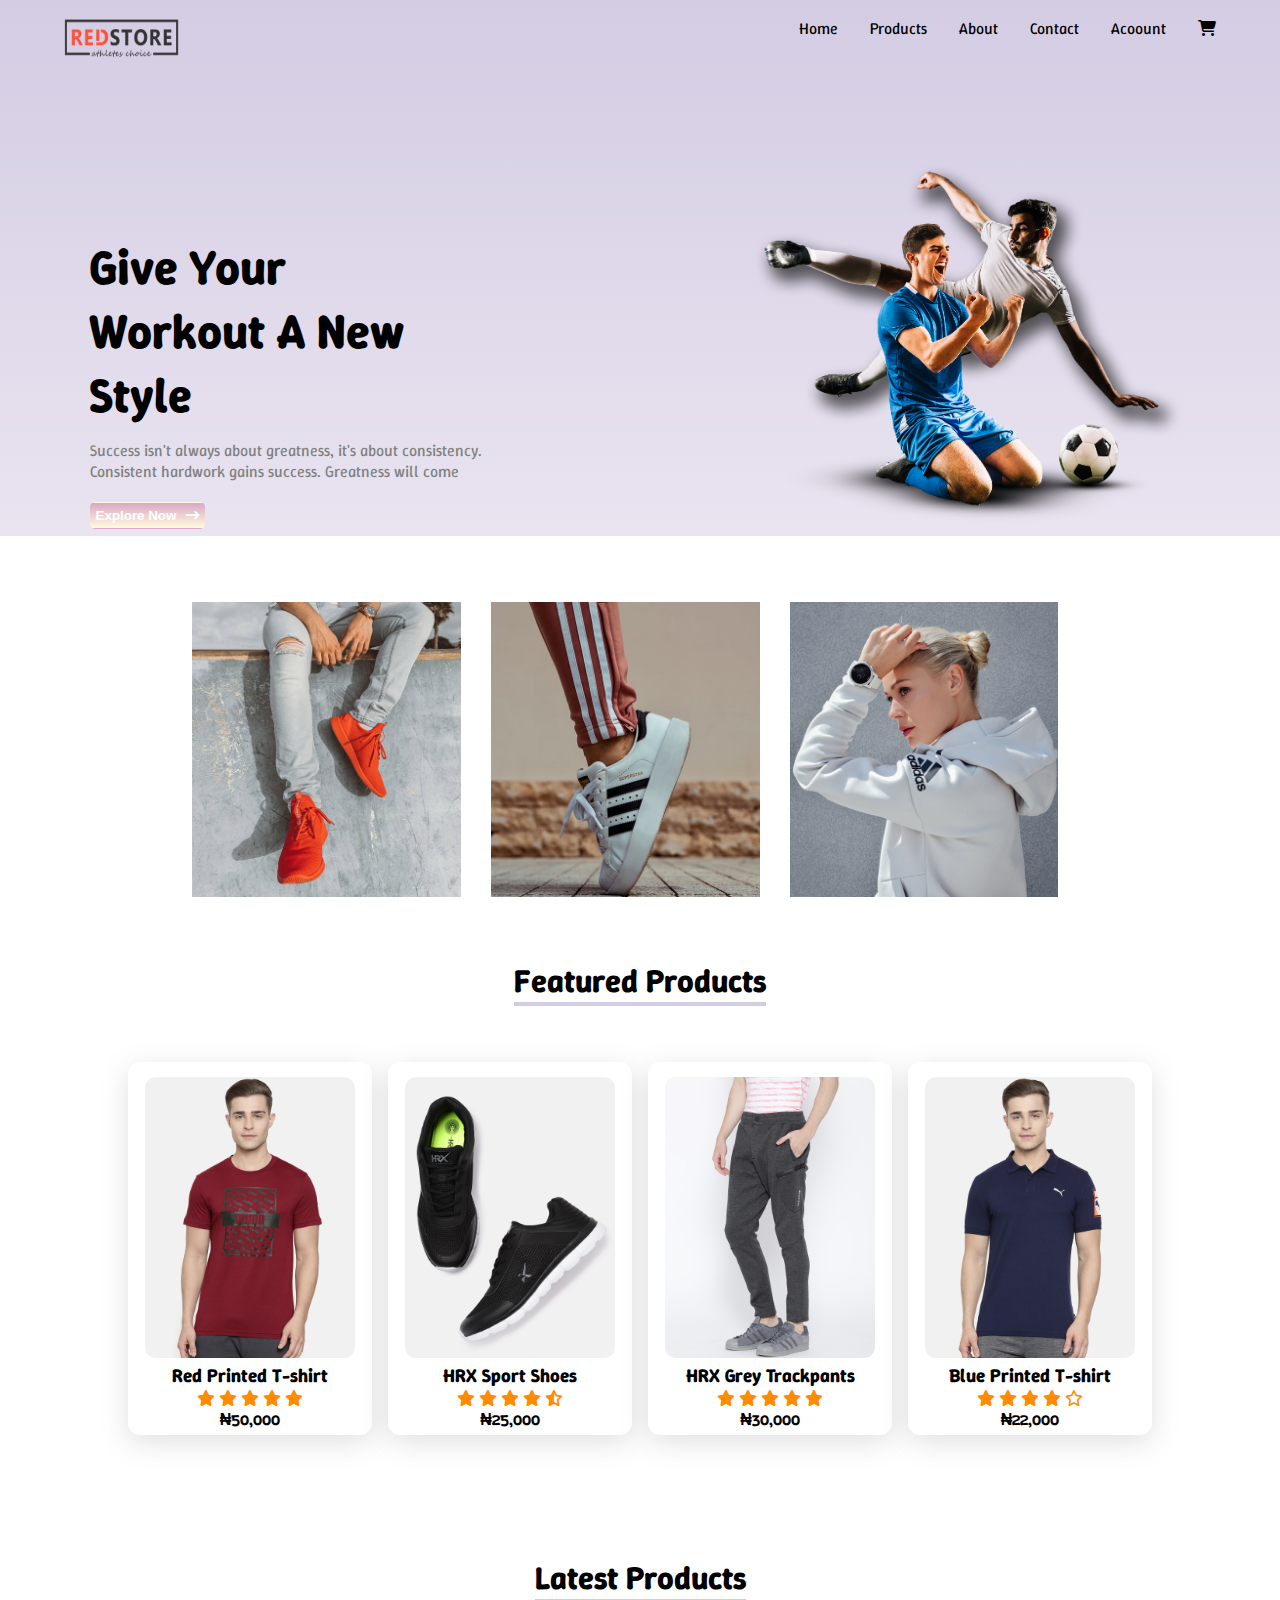
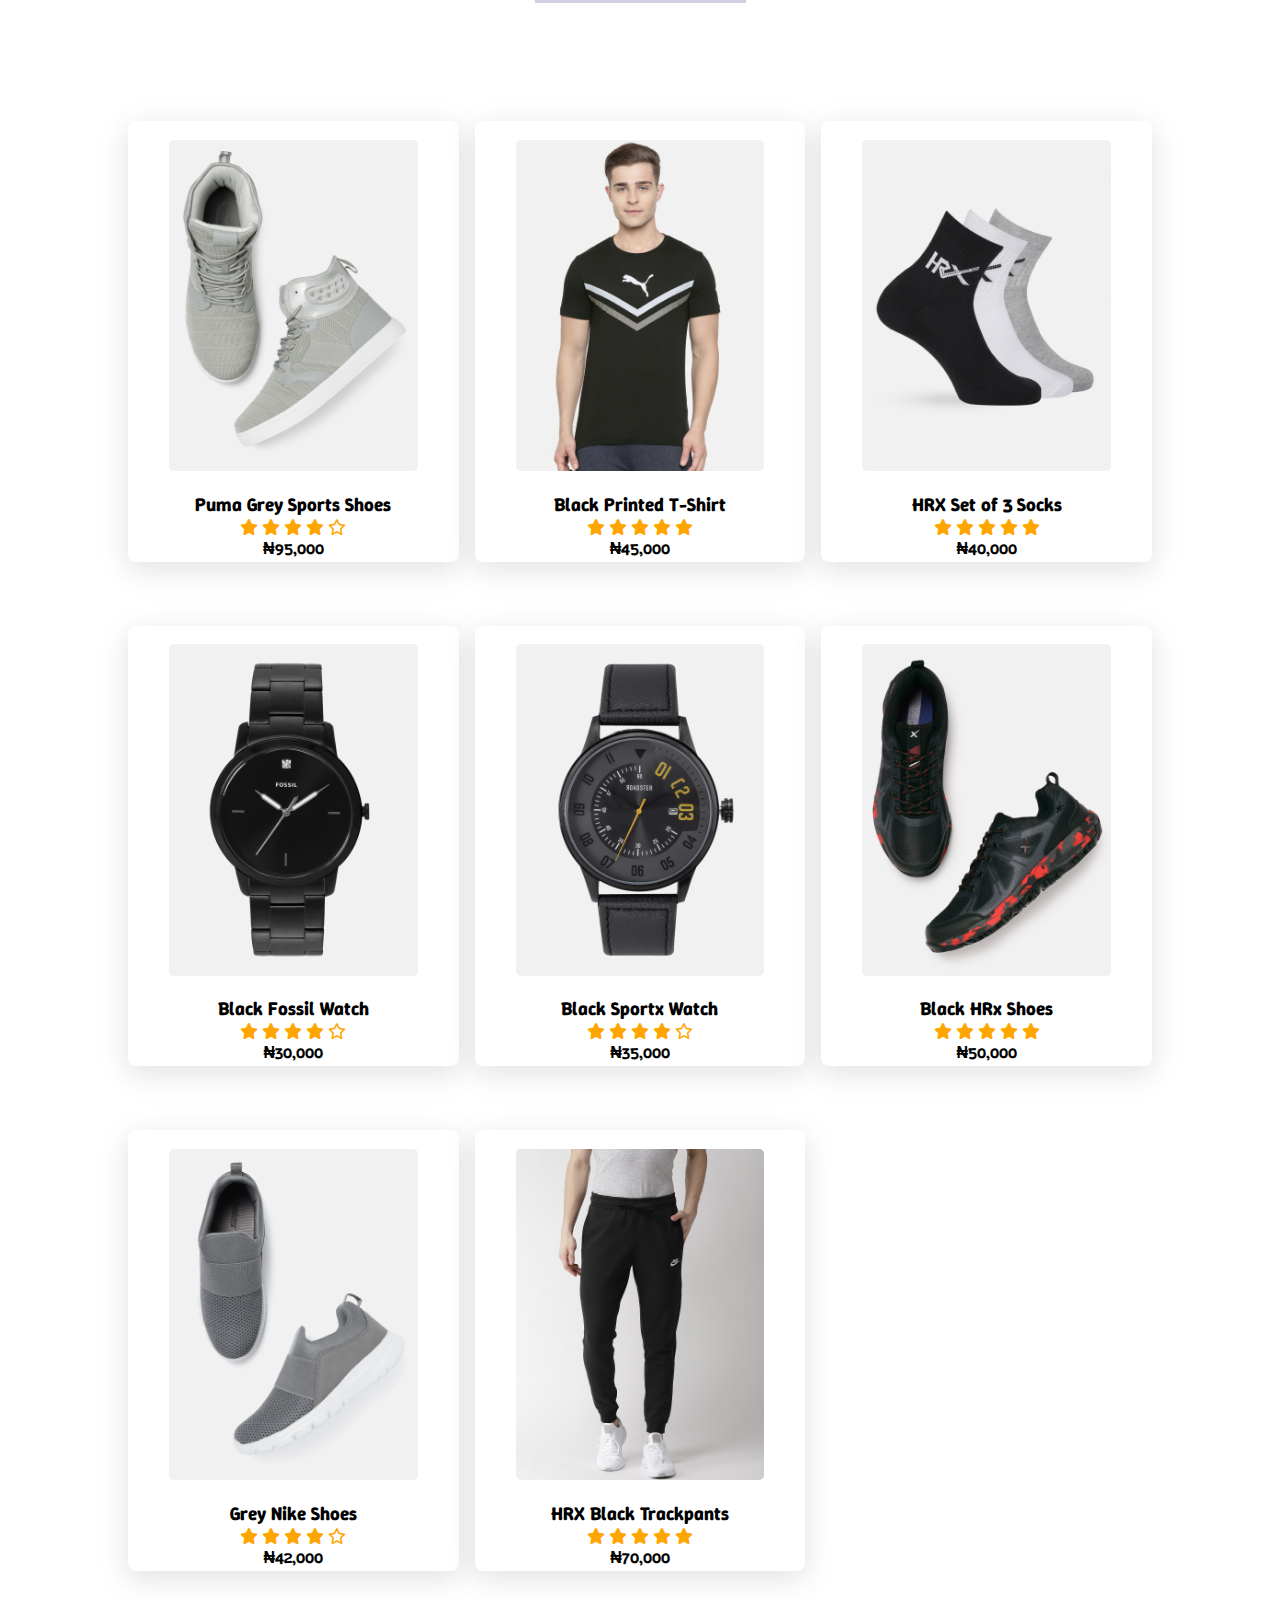
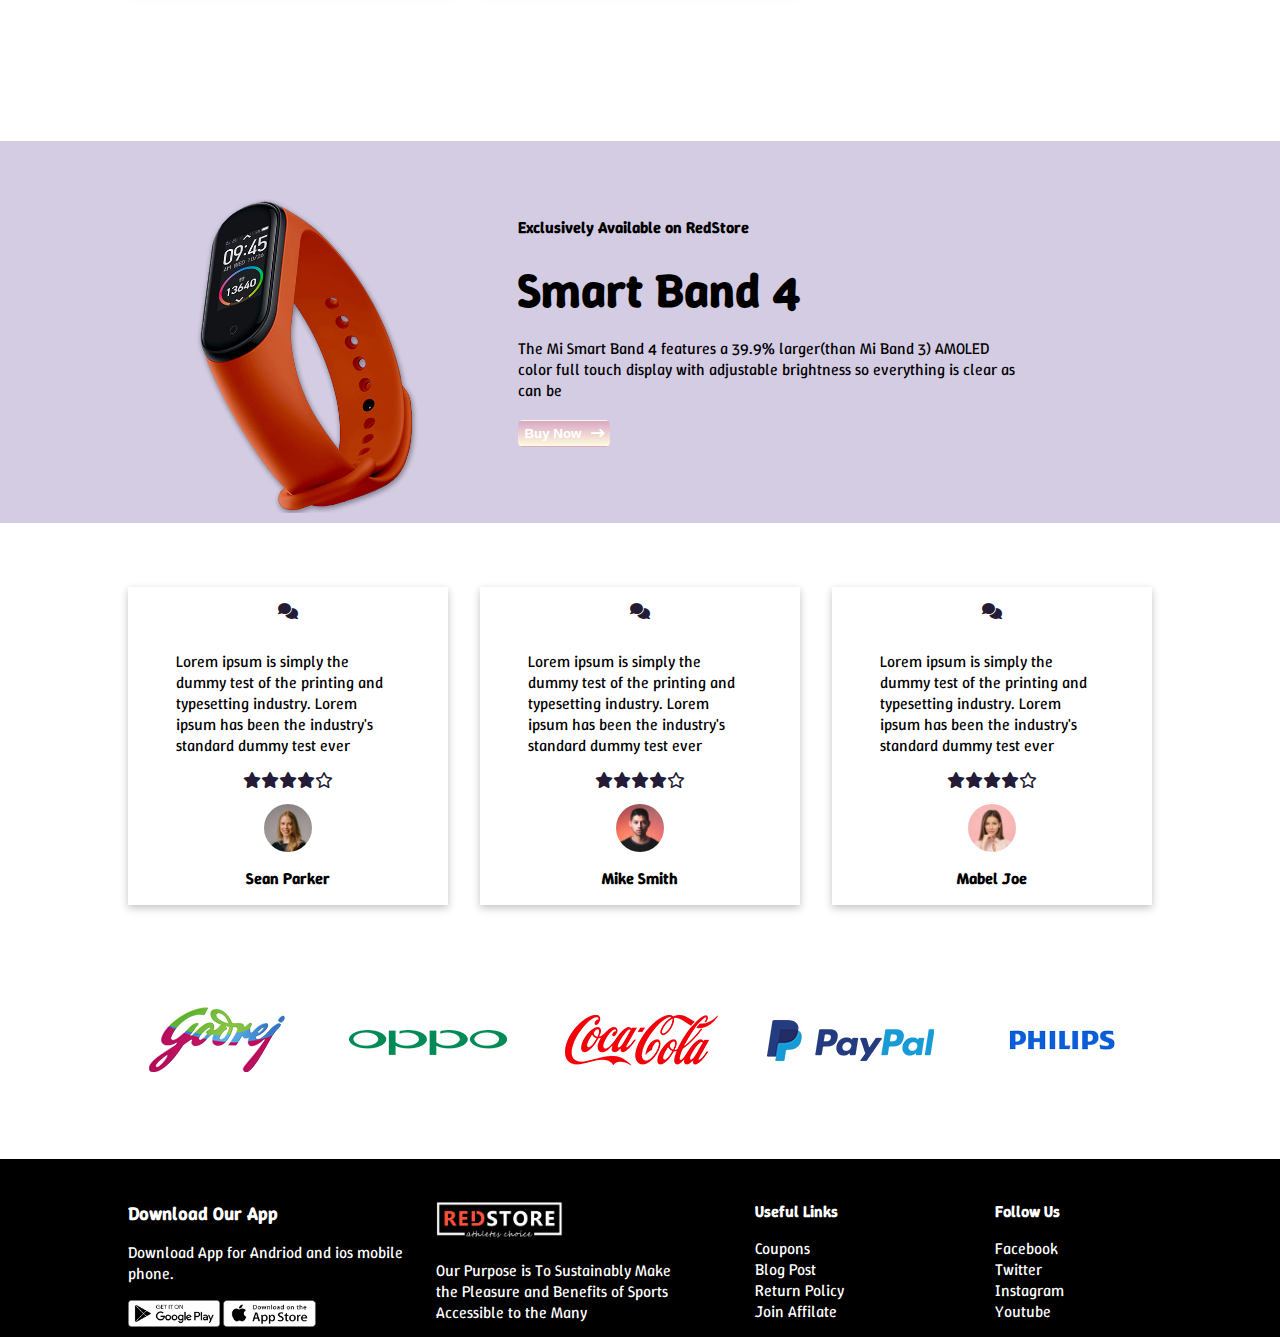
<file: red store/index.html>
<!DOCTYPE html>
<html lang="en">
  <head>
    <meta charset="UTF-8" />
    <meta name="viewport" content="width=device-width, initial-scale=1.0" />
    <title>RedStore Website</title>
    <link rel="icon" href="RedStore_Img/images/logo.png" />
    <link rel="stylesheet" href="style.css" />
    <link
      rel="stylesheet"
      href="https://cdnjs.cloudflare.com/ajax/libs/font-awesome/6.7.2/css/all.min.css"
      integrity="sha512-Evv84Mr4kqVGRNSgIGL/F/aIDqQb7xQ2vcrdIwxfjThSH8CSR7PBEakCr51Ck+w+/U6swU2Im1vVX0SVk9ABhg=="
      crossorigin="anonymous"
      referrerpolicy="no-referrer"
    />
  </head>
  <body>
    <section class="section">
      <nav>
        <img src="RedStore_Img/images/logo.png" alt="logo" />
        <ul>
          <li><a href="">Home</a></li>
          <li><a href="product.html" target="_blank">Products</a></li>
          <li><a href="">About</a></li>
          <li><a href="">Contact</a></li>
          <li><a href="account.html" target="_blank">Acoount</a></li>
          <li>
            <a href=""><i class="fa-solid fa-cart-shopping"></i></a>
          </li>
        </ul>
      </nav>
      <div class="container">
        <div class="content">
          <h1>Give Your Workout A New Style</h1>
          <p>
            Success isn't always about greatness, it's about consistency.
            Consistent hardwork gains success. Greatness will come
          </p>
          <button>
            Explore Now<i class="fa-solid fa-arrow-right-long"></i>
          </button>
        </div>
        <img src="RedStore_Img/images/image1.png" alt="" />
      </div>
    </section>
    <section>
      <div class="pictures">
        <img src="RedStore_Img/images/category-1.jpg" alt="" />
        <img src="RedStore_Img/images/category-2.jpg" alt="" />
        <img src="RedStore_Img/images/category-3.jpg" alt="" />
      </div>
    </section>
    <section class="clothes-container">
      <h1><span>Featured Products</span></h1>
      <div class="cloth-container">
        <div class="prod-cloth">
          <img src="RedStore_Img/images/product-1.jpg" alt="" />
          <h3>Red Printed T-shirt</h3>
          <i class="fa-solid fa-star"></i>
          <i class="fa-solid fa-star"></i>
          <i class="fa-solid fa-star"></i>
          <i class="fa-solid fa-star"></i>
          <i class="fa-solid fa-star"></i>
          <p>₦50,000</p>
        </div>
        <div class="prod-cloth">
          <img src="RedStore_Img/images/product-2.jpg" alt="" />

          <h3>HRX Sport Shoes</h3>
          <i class="fa-solid fa-star"></i>
          <i class="fa-solid fa-star"></i>
          <i class="fa-solid fa-star"></i>
          <i class="fa-solid fa-star"></i>
          <i class="fa-solid fa-star-half-stroke"></i>
          <p>₦25,000</p>
        </div>
        <div class="prod-cloth">
          <img src="RedStore_Img/images/product-3.jpg" alt="" />
          <h3>HRX Grey Trackpants</h3>
          <i class="fa-solid fa-star"></i>
          <i class="fa-solid fa-star"></i>
          <i class="fa-solid fa-star"></i>
          <i class="fa-solid fa-star"></i>
          <i class="fa-solid fa-star"></i>
          <p>₦30,000</p>
        </div>
        <div class="prod-cloth">
          <img src="RedStore_Img/images/product-4.jpg" alt="" />
          <h3>Blue Printed T-shirt</h3>
          <i class="fa-solid fa-star"></i>
          <i class="fa-solid fa-star"></i>
          <i class="fa-solid fa-star"></i>
          <i class="fa-solid fa-star"></i>
          <i class="fa-regular fa-star"></i>
          <p>₦22,000</p>
        </div>
      </div>
    </section>
    <section class="more-products">
      <h1><span>Latest Products</span></h1>
      <div class="latest-products">
        <div class="products">
          <img src="RedStore_Img/images/product-5.jpg" alt="" />
          <h3>Puma Grey Sports Shoes</h3>
          <i class="fa-solid fa-star"></i>
          <i class="fa-solid fa-star"></i>
          <i class="fa-solid fa-star"></i>
          <i class="fa-solid fa-star"></i>
          <i class="fa-regular fa-star"></i>
          <p>₦95,000</p>
        </div>
        <div class="products">
          <img src="RedStore_Img/images/product-6.jpg" alt="" />
          <h3>Black Printed T-Shirt</h3>
          <i class="fa-solid fa-star"></i>
          <i class="fa-solid fa-star"></i>
          <i class="fa-solid fa-star"></i>
          <i class="fa-solid fa-star"></i>
          <i class="fa-solid fa-star"></i>
          <p>₦45,000</p>
        </div>
        <div class="products">
          <img src="RedStore_Img/images/product-7.jpg" alt="" />
          <h3>HRX Set of 3 Socks</h3>
          <i class="fa-solid fa-star"></i>
          <i class="fa-solid fa-star"></i>
          <i class="fa-solid fa-star"></i>
          <i class="fa-solid fa-star"></i>
          <i class="fa-solid fa-star"></i>
          <p>₦40,000</p>
        </div>
        <div class="products">
          <img src="RedStore_Img/images/product-8.jpg" alt="" />
          <h3>Black Fossil Watch</h3>
          <i class="fa-solid fa-star"></i>
          <i class="fa-solid fa-star"></i>
          <i class="fa-solid fa-star"></i>
          <i class="fa-solid fa-star"></i>
          <i class="fa-regular fa-star"></i>
          <p>₦30,000</p>
        </div>
        <div class="products">
          <img src="RedStore_Img/images/product-9.jpg" alt="" />
          <h3>Black Sportx Watch</h3>
          <i class="fa-solid fa-star"></i>
          <i class="fa-solid fa-star"></i>
          <i class="fa-solid fa-star"></i>
          <i class="fa-solid fa-star"></i>
          <i class="fa-regular fa-star"></i>
          <p>₦35,000</p>
        </div>
        <div class="products">
          <img src="RedStore_Img/images/product-10.jpg" alt="" />
          <h3>Black HRx Shoes</h3>
          <i class="fa-solid fa-star"></i>
          <i class="fa-solid fa-star"></i>
          <i class="fa-solid fa-star"></i>
          <i class="fa-solid fa-star"></i>
          <i class="fa-solid fa-star"></i>
          <p>₦50,000</p>
        </div>
        <div class="products">
          <img src="RedStore_Img/images/product-11.jpg" alt="" />
          <h3>Grey Nike Shoes</h3>
          <i class="fa-solid fa-star"></i>
          <i class="fa-solid fa-star"></i>
          <i class="fa-solid fa-star"></i>
          <i class="fa-solid fa-star"></i>
          <i class="fa-regular fa-star"></i>
          <p>₦42,000</p>
        </div>
        <div class="products">
          <img src="RedStore_Img/images/product-12.jpg" alt="" />
          <h3>HRX Black Trackpants</h3>
          <i class="fa-solid fa-star"></i>
          <i class="fa-solid fa-star"></i>
          <i class="fa-solid fa-star"></i>
          <i class="fa-solid fa-star"></i>
          <i class="fa-solid fa-star"></i>
          <p>₦70,000</p>
        </div>
      </div>
    </section>
    <section class="overall">
      <img src="RedStore_Img/images/exclusive.png" alt="" />
      <div class="overall-writeup">
        <h4>Exclusively Available on RedStore</h4>
        <h1>Smart Band 4</h1>
        <p>
          The Mi Smart Band 4 features a 39.9% larger(than Mi Band 3) AMOLED
          color full touch display with adjustable brightness so everything is
          clear as can be
        </p>
        <button>Buy Now<i class="fa-solid fa-arrow-right-long"></i></button>
      </div>
    </section>
    <section class="comment">
      <div class="comment-class">
        <i class="fa-solid fa-comments" id="ip"></i>
        <p>
          Lorem ipsum is simply the dummy test of the printing and typesetting
          industry. Lorem ipsum has been the industry's standard dummy test ever
        </p>
        <div class="i">
          <i class="fa-solid fa-star"></i>
          <i class="fa-solid fa-star"></i>
          <i class="fa-solid fa-star"></i>
          <i class="fa-solid fa-star"></i>
          <i class="fa-regular fa-star"></i>
        </div>
        <img src="RedStore_Img/images/user-1.png" alt="" />
        <h4>Sean Parker</h4>
      </div>
      <div class="comment-class">
        <i class="fa-solid fa-comments" id="ip"></i>
        <p>
          Lorem ipsum is simply the dummy test of the printing and typesetting
          industry. Lorem ipsum has been the industry's standard dummy test ever
        </p>
        <div class="i">
          <i class="fa-solid fa-star"></i>
          <i class="fa-solid fa-star"></i>
          <i class="fa-solid fa-star"></i>
          <i class="fa-solid fa-star"></i>
          <i class="fa-regular fa-star"></i>
        </div>
        <img src="RedStore_Img/images/user-2.png" alt="" />
        <h4>Mike Smith</h4>
      </div>
      <div class="comment-class">
        <i class="fa-solid fa-comments" id="ip"></i>
        <p>
          Lorem ipsum is simply the dummy test of the printing and typesetting
          industry. Lorem ipsum has been the industry's standard dummy test ever
        </p>
        <div class="i">
          <i class="fa-solid fa-star"></i>
          <i class="fa-solid fa-star"></i>
          <i class="fa-solid fa-star"></i>
          <i class="fa-solid fa-star"></i>
          <i class="fa-regular fa-star"></i>
        </div>
        <img src="RedStore_Img/images/user-3.png" alt="" />
        <h4>Mabel Joe</h4>
      </div>
    </section>
    <section class="logos">
      <img src="RedStore_Img/images/logo-godrej.png" alt="" />
      <img src="RedStore_Img/images/logo-oppo.png" alt="" />
      <img src="RedStore_Img/images/logo-coca-cola.png" alt="" />
      <img src="RedStore_Img/images/logo-paypal.png" alt="" />
      <img src="RedStore_Img/images/logo-philips.png" alt="" />
    </section>
    <footer>
      <div class="foot-1">
        <h3>Download Our App</h3>
        <p>Download App for Andriod and ios mobile phone.</p>
        <div class="images">
          <img src="RedStore_Img/images/play-store.png" alt="" />
          <img src="RedStore_Img/images/app-store.png" alt="" />
        </div>
      </div>
      <div class="foot-2">
        <img src="RedStore_Img/images/logo-white.png" alt="" />
        <p>
          Our Purpose is To Sustainably Make the Pleasure and Benefits of Sports
          Accessible to the Many
        </p>
      </div>
      <div class="foot-3">
        <h4>Useful Links</h4>
        <ul>
          <li>Coupons</li>
          <li>Blog Post</li>
          <li>Return Policy</li>
          <li>Join Affilate</li>
        </ul>
      </div>
      <div class="foot-4">
        <h4>Follow Us</h4>
        <ul>
          <li>Facebook</li>
          <li>Twitter</li>
          <li>Instagram</li>
          <li>Youtube</li>
        </ul>
      </div>
    </footer>
  </body>
</html>
</file>
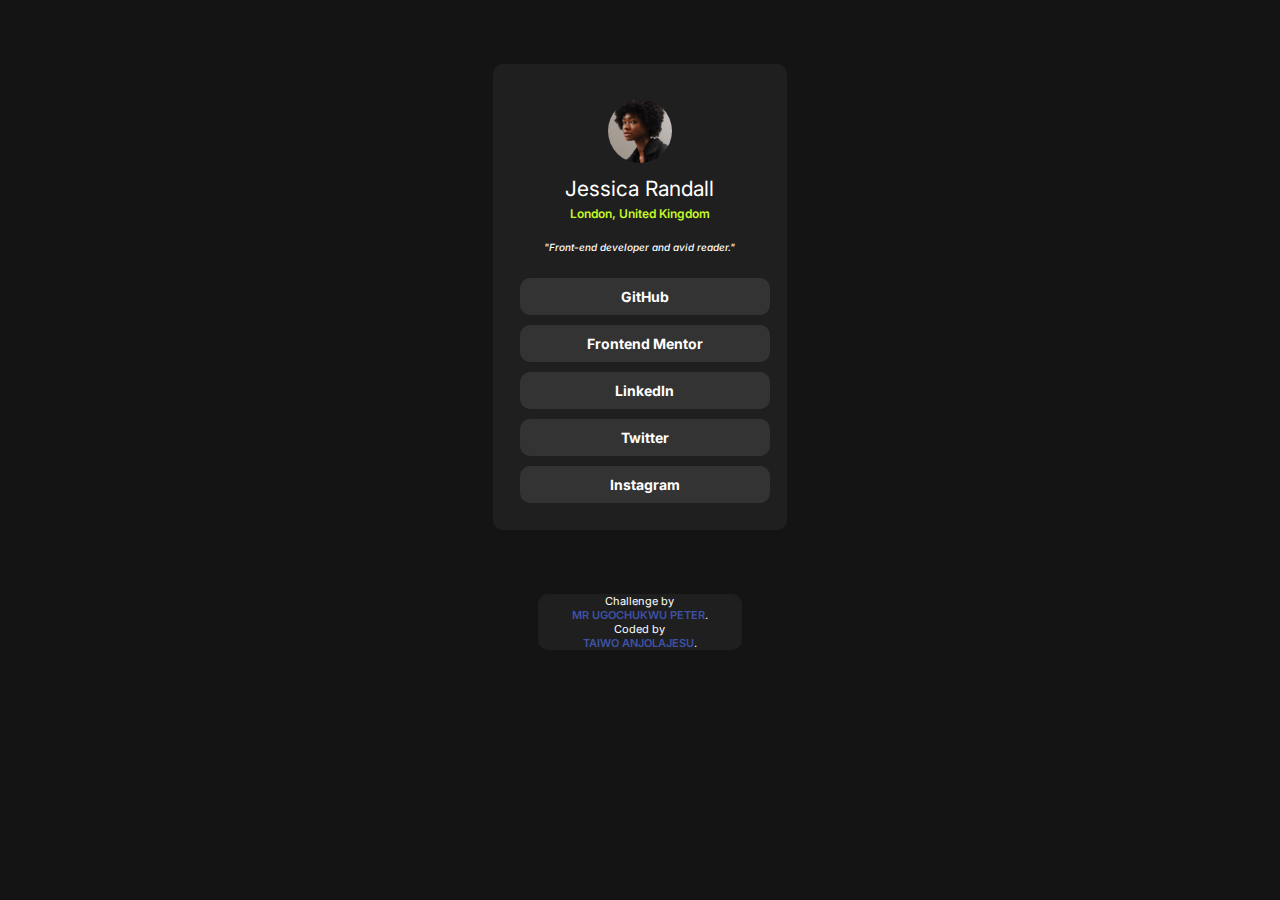
<file: Portfolio Project/social-links-profile-main/index.html>
<!DOCTYPE html>
<html lang="en">
  <head>
    <meta charset="UTF-8" />
    <meta name="viewport" content="width=device-width, initial-scale=1.0" />
    <!-- displays site properly based on user's device -->

    <link
      rel="icon"
      type="image/png"
      sizes="32x32"
      href="./assets/images/favicon-32x32.png"
    />
    <link rel="stylesheet" href="./css/style.css" />
    <link rel="preconnect" href="https://fonts.googleapis.com" />
    <link rel="preconnect" href="https://fonts.gstatic.com" crossorigin />
    <link
      href="https://fonts.googleapis.com/css2?family=Inter:ital,opsz,wght@0,1
      4..32,100..900;1,14..32,100..900&display=swap"
      rel="stylesheet"
    />

    <title>Frontend Mentor | Social links profile</title>

    <!-- Feel free to remove these styles or customise in your own stylesheet 👍 -->
    <style>
      .attribution {
        font-size: 11px;
        text-align: center;
      }
      .attribution a {
        color: hsl(228, 45%, 44%);
      }
    </style>
  </head>
  <body>
    <div class="container">
      <img src="./assets/images/avatar-jessica.jpeg" alt="Jessica" />
      <h2>Jessica Randall</h2>
      <p class="p">London, United Kingdom</p>
      <p class="desc">"Front-end developer and avid reader."</p>
      <button><a href="https://github.com/" target="_blank">GitHub</a></button>
      <br />
      <button>
        <a href="https://www.frontendmentor.io/home" target="_blank"
          >Frontend Mentor</a
        ></button
      ><br />
      <button>
        <a href="https://www.linkedin.com/login" target="_blank"
          >LinkedIn</a
        ></button
      ><br />
      <button>
        <a href="https://x.com/i/flow/login" target="_blank">Twitter</a></button
      ><br />
      <button>
        <a href="https://www.instagram.com/" target="_blank">Instagram</a>
      </button>
    </div>
    <div class="attribution">
      Challenge by <br />
      <a href="https://www.frontendmentor.io?ref=challenge" target="_blank"
        >MR UGOCHUKWU PETER</a
      >. <br />
      Coded by <br /><a href="#">TAIWO ANJOLAJESU</a>.
    </div>
  </body>
</html>
</file>
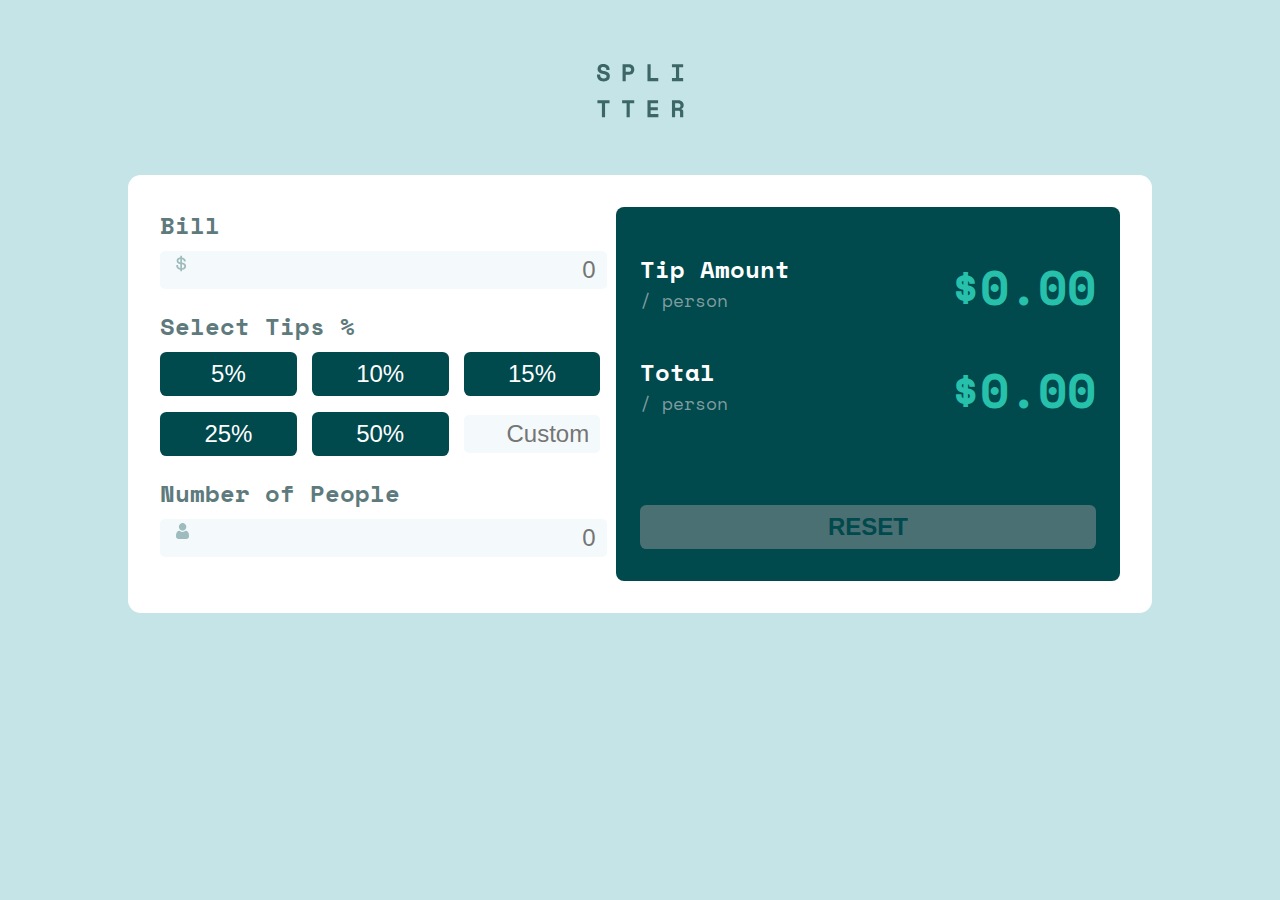
<file: Portfolio Project/tip-calculator/index.html>
<!DOCTYPE html>
<html lang="en">
  <head>
    <meta charset="UTF-8" />
    <meta name="viewport" content="width=device-width, initial-scale=1.0" />
    <!-- displays site properly based on user's device -->

    <link
      rel="icon"
      type="image/png"
      sizes="32x32"
      href="./images/favicon-32x32.png"
    />

    <title>Frontend Mentor | Tip calculator app</title>

    <!-- Feel free to remove these styles or customise in your own stylesheet 👍 -->
    <style>
      .attribution {
        font-size: 11px;
        text-align: center;
      }
      .attribution a {
        color: hsl(228, 45%, 44%);
      }
    </style>
    <link rel="stylesheet" href="style.css" />
  </head>
  <body>
    <section class="container">
      <img src="images/logo.svg" class="img" alt="" />
      <div class="container-wrapper">
        <div class="container-left">
          <div class="input-wrapper">
            <div class="input-label">
              <label for="">Bill</label>
              <p class="error"></p>
            </div>
            <input type="text" placeholder="0" />
            <img src="images/icon-dollar.svg" alt="" />
          </div>
          <div class="select-btn">
            <label for="">Select Tips %</label>
            <div class="select-btn-content">
              <button>5%</button>
              <button>10%</button>
              <button>15%</button>
              <button>25%</button>
              <button>50%</button>
              <input type="text" placeholder="Custom" />
            </div>
          </div>
          <div class="input-wrapper">
            <div class="input-label">
              <label for="">Number of People</label>
              <p class="error"></p>
            </div>
            <input type="text" placeholder="0" />
            <img src="images/icon-person.svg" alt="" />
          </div>
        </div>
        <div class="container-right">
          <div class="tip-amount">
            <div class="tip">
              <h4>Tip Amount</h4>
              <p>/ person</p>
            </div>
            <div class="money">$0.00</div>
          </div>
          <div class="tip-display">
            <div class="display">
              <h4>Total</h4>
              <p>/ person</p>
            </div>
            <div class="money-2">$0.00</div>
          </div>
          <button>RESET</button>
        </div>
      </div>
    </section>
  </body>
</html>
</file>
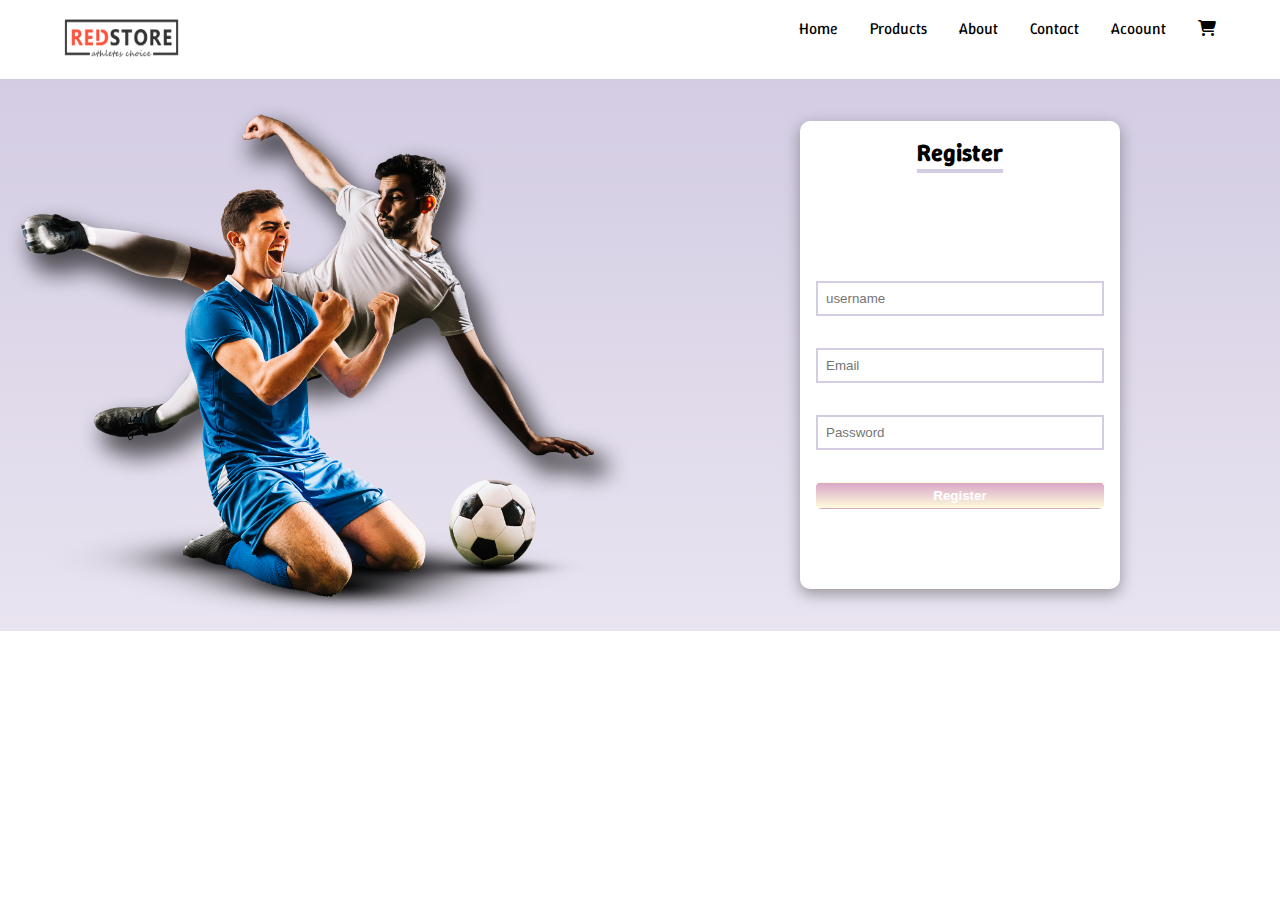
<file: red store/account.html>
<!DOCTYPE html>
<html lang="en">
  <head>
    <meta charset="UTF-8" />
    <meta name="viewport" content="width=device-width, initial-scale=1.0" />
    <title>Account</title>
    <link rel="icon" href="RedStore_Img/images/logo.png" />
    <link
      rel="stylesheet"
      href="https://cdnjs.cloudflare.com/ajax/libs/font-awesome/6.7.2/css/all.min.css"
      integrity="sha512-Evv84Mr4kqVGRNSgIGL/F/aIDqQb7xQ2vcrdIwxfjThSH8CSR7PBEakCr51Ck+w+/U6swU2Im1vVX0SVk9ABhg=="
      crossorigin="anonymous"
      referrerpolicy="no-referrer"
    />
    <link rel="stylesheet" href="account.css" />
  </head>
  <body>
    <section class="section">
      <nav>
        <img src="RedStore_Img/images/logo.png" alt="logo" />
        <ul>
          <li><a href="index.html" target="_blank">Home</a></li>
          <li><a href="product.html" target="_blank">Products</a></li>
          <li><a href="">About</a></li>
          <li><a href="">Contact</a></li>
          <li><a href="">Acoount</a></li>
          <li>
            <a href=""><i class="fa-solid fa-cart-shopping"></i></a>
          </li>
        </ul>
      </nav>
    </section>
    <section class="container">
      <img src="RedStore_Img/images/image1.png" alt="" />
      <div class="form">
        <h2><span>Register</span></h2>
        <input type="text" placeholder="username" />
        <input type="email" placeholder="Email" />
        <input type="password" placeholder="Password" />
        <button>Register</button>
      </div>
    </section>
  </body>
</html>
</file>
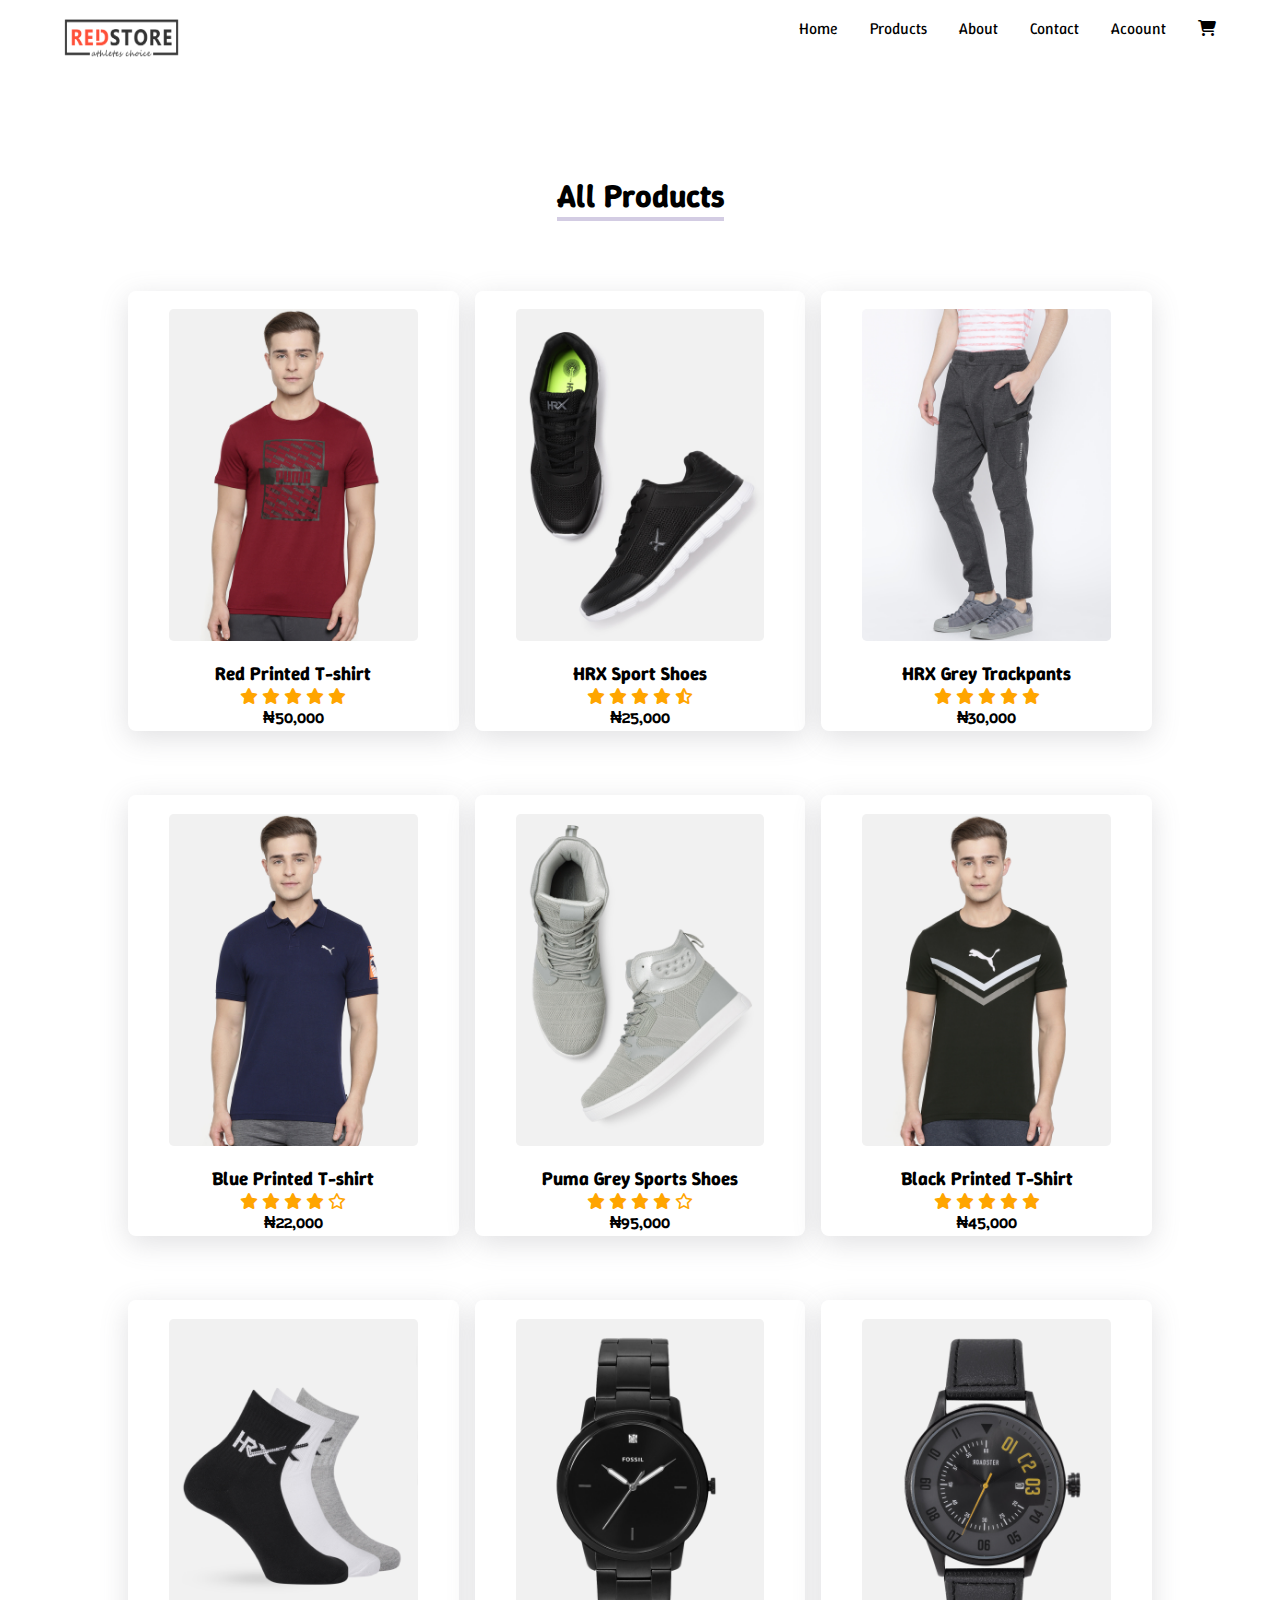
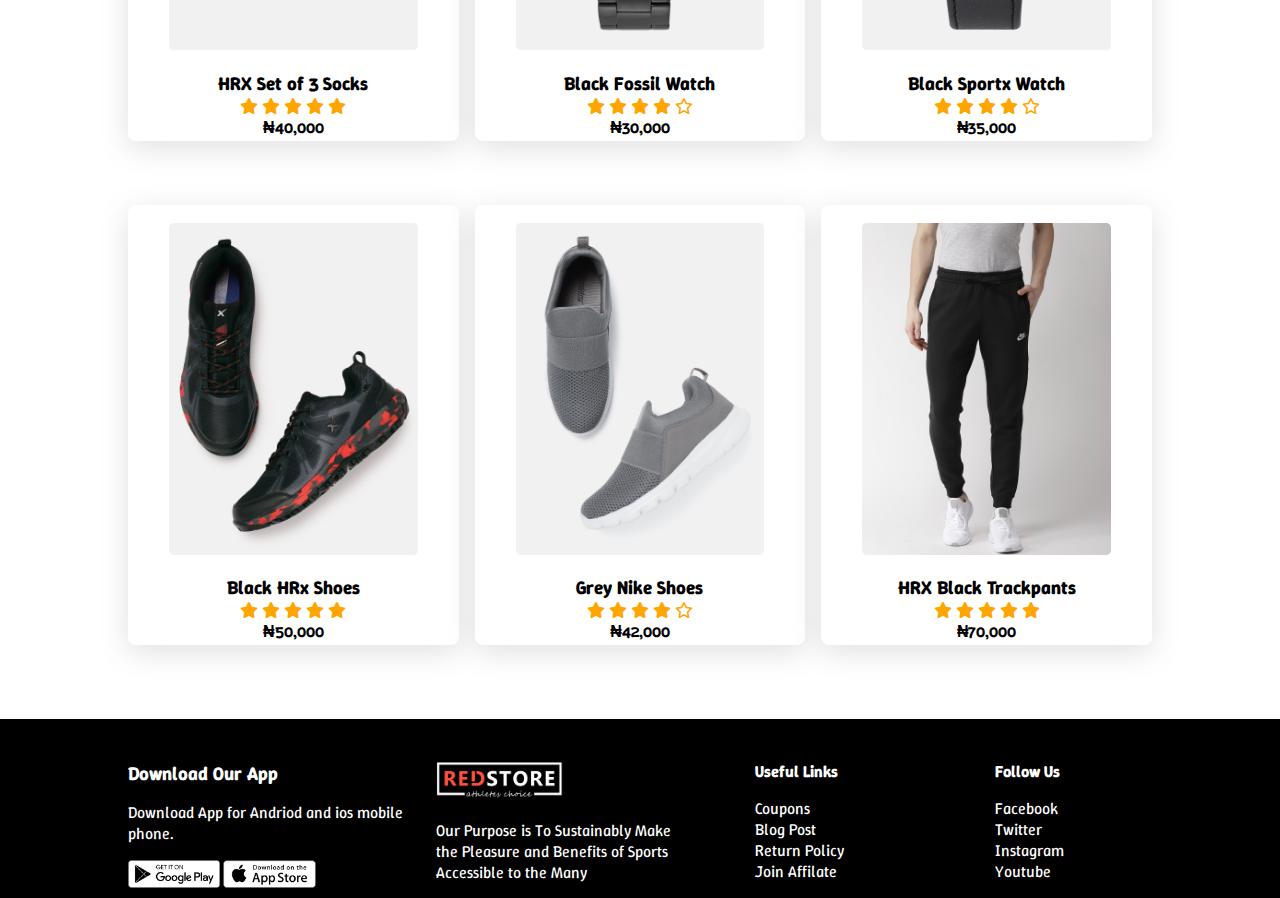
<file: red store/product.html>
<!DOCTYPE html>
<html lang="en">
  <head>
    <meta charset="UTF-8" />
    <meta name="viewport" content="width=device-width, initial-scale=1.0" />
    <title>Products</title>
    <link rel="icon" href="RedStore_Img/images/logo.png" />
    <link
      rel="stylesheet"
      href="https://cdnjs.cloudflare.com/ajax/libs/font-awesome/6.7.2/css/all.min.css"
      integrity="sha512-Evv84Mr4kqVGRNSgIGL/F/aIDqQb7xQ2vcrdIwxfjThSH8CSR7PBEakCr51Ck+w+/U6swU2Im1vVX0SVk9ABhg=="
      crossorigin="anonymous"
      referrerpolicy="no-referrer"
    />
    <link rel="stylesheet" href="product.css" />
  </head>
  <body>
    <section class="section">
      <nav>
        <img src="RedStore_Img/images/logo.png" alt="logo" />
        <ul>
          <li><a href="index.html">Home</a></li>
          <li><a href="product.html" target="_blank">Products</a></li>
          <li><a href="">About</a></li>
          <li><a href="">Contact</a></li>
          <li><a href="account.html" target="_blank">Acoount</a></li>
          <li>
            <a href=""><i class="fa-solid fa-cart-shopping"></i></a>
          </li>
        </ul>
      </nav>
    </section>
    <section class="more-products">
      <h1><span>All Products</span></h1>
      <div class="latest-products">
        <div class="products">
          <img src="RedStore_Img/images/product-1.jpg" alt="" />
          <h3>Red Printed T-shirt</h3>
          <i class="fa-solid fa-star"></i>
          <i class="fa-solid fa-star"></i>
          <i class="fa-solid fa-star"></i>
          <i class="fa-solid fa-star"></i>
          <i class="fa-solid fa-star"></i>
          <p>₦50,000</p>
        </div>
        <div class="products">
          <img src="RedStore_Img/images/product-2.jpg" alt="" />

          <h3>HRX Sport Shoes</h3>
          <i class="fa-solid fa-star"></i>
          <i class="fa-solid fa-star"></i>
          <i class="fa-solid fa-star"></i>
          <i class="fa-solid fa-star"></i>
          <i class="fa-solid fa-star-half-stroke"></i>
          <p>₦25,000</p>
        </div>
        <div class="products">
          <img src="RedStore_Img/images/product-3.jpg" alt="" />
          <h3>HRX Grey Trackpants</h3>
          <i class="fa-solid fa-star"></i>
          <i class="fa-solid fa-star"></i>
          <i class="fa-solid fa-star"></i>
          <i class="fa-solid fa-star"></i>
          <i class="fa-solid fa-star"></i>
          <p>₦30,000</p>
        </div>
        <div class="products">
          <img src="RedStore_Img/images/product-4.jpg" alt="" />
          <h3>Blue Printed T-shirt</h3>
          <i class="fa-solid fa-star"></i>
          <i class="fa-solid fa-star"></i>
          <i class="fa-solid fa-star"></i>
          <i class="fa-solid fa-star"></i>
          <i class="fa-regular fa-star"></i>
          <p>₦22,000</p>
        </div>

        <div class="products">
          <img src="RedStore_Img/images/product-5.jpg" alt="" />
          <h3>Puma Grey Sports Shoes</h3>
          <i class="fa-solid fa-star"></i>
          <i class="fa-solid fa-star"></i>
          <i class="fa-solid fa-star"></i>
          <i class="fa-solid fa-star"></i>
          <i class="fa-regular fa-star"></i>
          <p>₦95,000</p>
        </div>
        <div class="products">
          <img src="RedStore_Img/images/product-6.jpg" alt="" />
          <h3>Black Printed T-Shirt</h3>
          <i class="fa-solid fa-star"></i>
          <i class="fa-solid fa-star"></i>
          <i class="fa-solid fa-star"></i>
          <i class="fa-solid fa-star"></i>
          <i class="fa-solid fa-star"></i>
          <p>₦45,000</p>
        </div>
        <div class="products">
          <img src="RedStore_Img/images/product-7.jpg" alt="" />
          <h3>HRX Set of 3 Socks</h3>
          <i class="fa-solid fa-star"></i>
          <i class="fa-solid fa-star"></i>
          <i class="fa-solid fa-star"></i>
          <i class="fa-solid fa-star"></i>
          <i class="fa-solid fa-star"></i>
          <p>₦40,000</p>
        </div>
        <div class="products">
          <img src="RedStore_Img/images/product-8.jpg" alt="" />
          <h3>Black Fossil Watch</h3>
          <i class="fa-solid fa-star"></i>
          <i class="fa-solid fa-star"></i>
          <i class="fa-solid fa-star"></i>
          <i class="fa-solid fa-star"></i>
          <i class="fa-regular fa-star"></i>
          <p>₦30,000</p>
        </div>
        <div class="products">
          <img src="RedStore_Img/images/product-9.jpg" alt="" />
          <h3>Black Sportx Watch</h3>
          <i class="fa-solid fa-star"></i>
          <i class="fa-solid fa-star"></i>
          <i class="fa-solid fa-star"></i>
          <i class="fa-solid fa-star"></i>
          <i class="fa-regular fa-star"></i>
          <p>₦35,000</p>
        </div>
        <div class="products">
          <img src="RedStore_Img/images/product-10.jpg" alt="" />
          <h3>Black HRx Shoes</h3>
          <i class="fa-solid fa-star"></i>
          <i class="fa-solid fa-star"></i>
          <i class="fa-solid fa-star"></i>
          <i class="fa-solid fa-star"></i>
          <i class="fa-solid fa-star"></i>
          <p>₦50,000</p>
        </div>
        <div class="products">
          <img src="RedStore_Img/images/product-11.jpg" alt="" />
          <h3>Grey Nike Shoes</h3>
          <i class="fa-solid fa-star"></i>
          <i class="fa-solid fa-star"></i>
          <i class="fa-solid fa-star"></i>
          <i class="fa-solid fa-star"></i>
          <i class="fa-regular fa-star"></i>
          <p>₦42,000</p>
        </div>
        <div class="products">
          <img src="RedStore_Img/images/product-12.jpg" alt="" />
          <h3>HRX Black Trackpants</h3>
          <i class="fa-solid fa-star"></i>
          <i class="fa-solid fa-star"></i>
          <i class="fa-solid fa-star"></i>
          <i class="fa-solid fa-star"></i>
          <i class="fa-solid fa-star"></i>
          <p>₦70,000</p>
        </div>
      </div>
    </section>
    <footer>
      <div class="foot-1">
        <h3>Download Our App</h3>
        <p>Download App for Andriod and ios mobile phone.</p>
        <div class="images">
          <img src="RedStore_Img/images/play-store.png" alt="" />
          <img src="RedStore_Img/images/app-store.png" alt="" />
        </div>
      </div>
      <div class="foot-2">
        <img src="RedStore_Img/images/logo-white.png" alt="" />
        <p>
          Our Purpose is To Sustainably Make the Pleasure and Benefits of Sports
          Accessible to the Many
        </p>
      </div>
      <div class="foot-3">
        <h4>Useful Links</h4>
        <ul>
          <li>Coupons</li>
          <li>Blog Post</li>
          <li>Return Policy</li>
          <li>Join Affilate</li>
        </ul>
      </div>
      <div class="foot-4">
        <h4>Follow Us</h4>
        <ul>
          <li>Facebook</li>
          <li>Twitter</li>
          <li>Instagram</li>
          <li>Youtube</li>
        </ul>
      </div>
    </footer>
  </body>
</html>
</file>
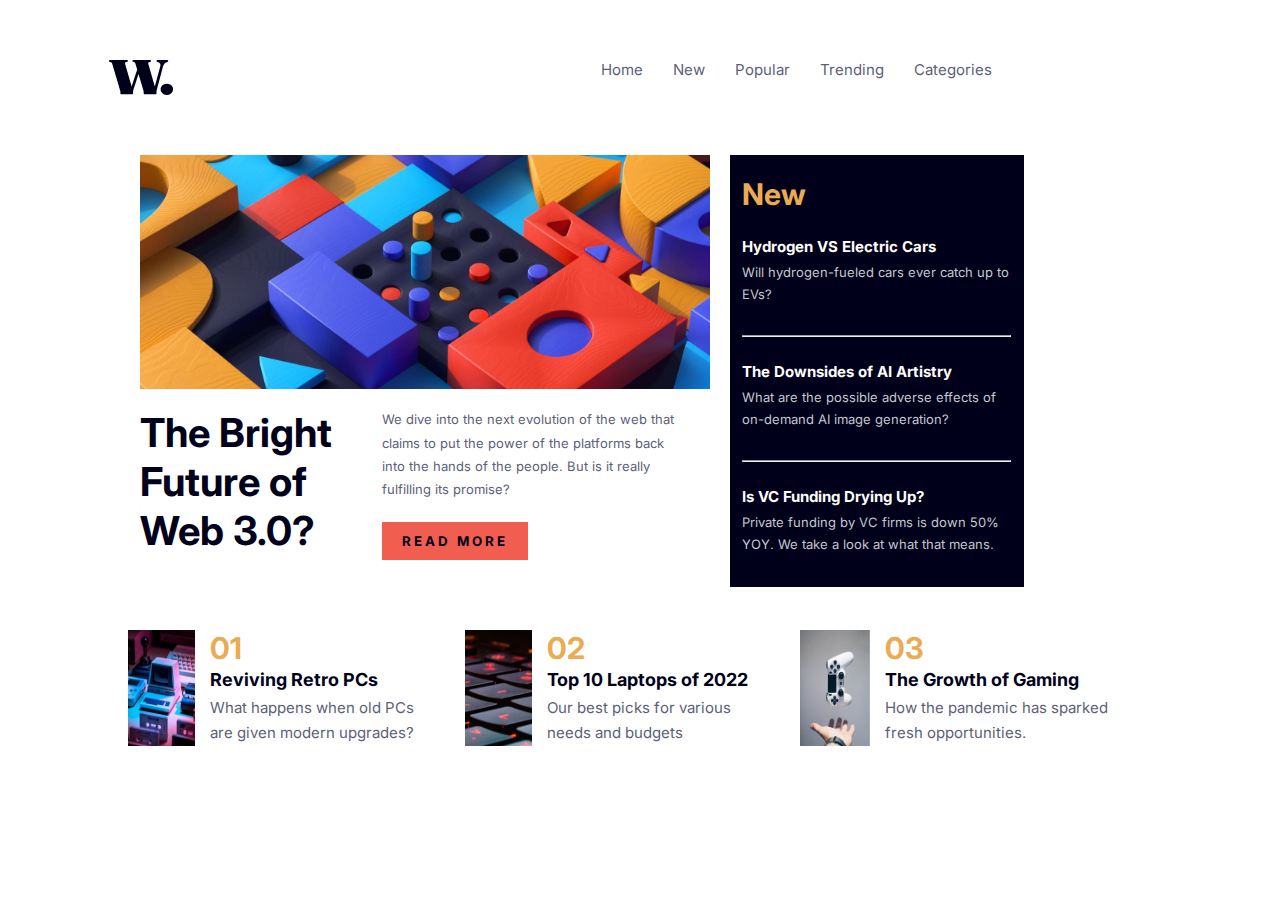
<file: Portfolio Project/news homepage/news.html>
<!DOCTYPE html>
<html lang="en">
  <head>
    <meta charset="UTF-8" />
    <meta name="viewport" content="width=device-width, initial-scale=1.0" />
    <!-- displays site properly based on user's device -->

    <link
      rel="icon"
      type="image/png"
      sizes="32x32"
      href="./assets/images/favicon-32x32.png"
    />

    <title>Frontend Mentor | News homepage</title>
    <link rel="stylesheet" href="style.css" />

    <!-- Feel free to remove these styles or customise in your own stylesheet 👍 -->
    <style>
      .attribution {
        font-size: 11px;
        text-align: center;
      }
      .attribution a {
        color: hsl(228, 45%, 44%);
      }
    </style>
  </head>
  <body>
    <div class="container">
      <nav>
        <img src="assets/images/logo.svg" alt="logo" />
        <ul>
          <li><a href="#">Home</a></li>
          <li><a href="#">New</a></li>
          <li><a href="#">Popular</a></li>
          <li><a href="#">Trending</a></li>
          <li><a href="#">Categories</a></li>
        </ul>
      </nav>
      <div class="overall">
        <div class="content">
          <img src="assets/images/image-web-3-desktop.jpg" alt="" />
          <div class="toget">
            <div class="h1">
              <h1>
                The Bright <br />
                Future of <br />
                Web 3.0?
              </h1>
            </div>
            <div class="p">
              <p>
                We dive into the next evolution of the web that<br />
                claims to put the power of the platforms back <br />
                into the hands of the people. But is it really <br />fulfilling
                its promise?
              </p>
              <button>READ MORE</button>
            </div>
          </div>
        </div>
        <div class="second">
          <h1>New</h1>
          <h4>Hydrogen VS Electric Cars</h4>
          <p>Will hydrogen-fueled cars ever catch up to EVs?</p>
          <hr />
          <h4>The Downsides of AI Artistry</h4>
          <p>
            What are the possible adverse effects of on-demand AI image
            generation?
          </p>
          <hr />
          <h4>Is VC Funding Drying Up?</h4>
          <p>
            Private funding by VC firms is down 50% YOY. We take a look at what
            that means.
          </p>
        </div>
      </div>
      <div class="divs">
        <div class="div">
          <img src="assets/images/image-retro-pcs.jpg" alt="" />
          <div class="text">
            <h1>01</h1>
            <h4>Reviving Retro PCs</h4>
            <p>
              What happens when old PCs<br />
              are given modern upgrades?
            </p>
          </div>
        </div>
        <div class="div">
          <img src="assets/images/image-top-laptops.jpg" alt="" />
          <div class="text">
            <h1>02</h1>
            <h4>Top 10 Laptops of 2022</h4>
            <p>Our best picks for various <br />needs and budgets</p>
          </div>
        </div>
        <div class="div">
          <img src="assets/images/image-gaming-growth.jpg" alt="" />
          <div class="text">
            <h1>03</h1>
            <h4>The Growth of Gaming</h4>
            <p>
              How the pandemic has sparked<br />
              fresh opportunities.
            </p>
          </div>
        </div>
      </div>
    </div>
  </body>
</html>
</file>
<file: red store/style.css>
@import url("https://fonts.googleapis.com/css2?family=Winky+Sans:ital,wght@0,300..900;1,300..900&display=swap");
* {
  margin: 0;
  padding: 0;
  box-sizing: border-box;
}
body {
  font-family: "Winky Sans", sans-serif;
  scroll-behavior: smooth;
}
.section {
  background: linear-gradient(#d3cce3, #e9e4f0);
  overflow-y: hidden;
}
nav {
  display: flex;
  justify-content: space-between;
  padding: 5px 5%;
  margin-top: 1%;
}
nav img {
  width: 10%;
  height: 40px;
}
nav ul {
  display: flex;
  gap: 2rem;
}
nav ul li {
  list-style: none;
}
nav ul li a {
  text-decoration: none;
  color: black;
}
nav ul li a::after {
  content: "";
  width: 0;
  height: 3px;
  background: linear-gradient(#c9d6ff, #e2e2e2);
  display: block;
  transition: 0.5s linear;
}
nav ul li a:hover::after {
  width: 100%;
}
.container {
  display: flex;
  justify-content: space-around;
  padding: 7px 7%;
}

.container img {
  width: 40%;
  margin-top: 7%;
}
.content {
  margin-top: 15%;
}
.content h1 {
  font-size: 3rem;
  width: 55%;
}
.content p {
  font-size: 1rem;
  color: gray;
  width: 60%;
  margin-top: 2%;
}
.content button {
  margin-top: 3%;
  background: linear-gradient(#d9a7c7, #fffcdc);

  display: flex;
  gap: 10px;
  align-items: center;
  padding: 5px;
  border: 1px solid transparent;
  color: white;
  border-radius: 5px;
  cursor: pointer;
  font-weight: bolder;
}
.content button i {
  transition: 0.5s;
}
.content button i:hover {
  transform: translateX(6px);
}
.pictures {
  display: flex;
  margin-top: 4%;
  padding: 15px 15%;
  gap: 30px;
  cursor: pointer;
}
.pictures img {
  width: 30%;
  transition: 0.5s linear;
}
.pictures img:hover {
  transform: translateY(2rem);
}
.clothes-container h1 {
  text-align: center;
  margin-top: 3rem;
}
span {
  border-bottom: 4px solid #d3cce3;
}
.cloth-container {
  display: grid;
  grid-template-columns: repeat(auto-fit, minmax(240px, auto));
  align-items: center;
  gap: 1rem;
  text-align: center;
  padding: 10px 10%;
  margin-top: 50px;
}
.prod-cloth {
  background-color: #fff;
  box-shadow: rgba(100, 100, 111, 0.2) 0px 7px 29px 0px;
  padding: 5px;
  border-radius: 12px;
  transition: 0.5s ease-in-out;
  cursor: pointer;
}
.prod-cloth img {
  width: 90%;
  border-radius: 11px;
  margin-top: 10px;
}
.prod-cloth:hover {
  transform: scale(1.1);
}
.prod-cloth i {
  color: darkorange;
}
.prod-cloth p {
  font-weight: 600;
}

.latest-products {
  display: grid;
  grid-template-columns: repeat(auto-fit, minmax(250px, auto));
  align-items: center;
  padding: 10px 10%;
  gap: 1rem;
}
.products {
  padding: 3px 3%;
  background-color: #fff;
  box-shadow: rgba(100, 100, 111, 0.2) 0px 7px 29px 0px;
  border-radius: 0.5rem;
  text-align: center;
  margin-top: 3rem;
}
.products p {
  font-weight: 600;
}
.products i {
  color: orange;
}
.products img {
  width: 80%;
  margin: 5% auto;
  border-radius: 0.3rem;
  transition: 0.5s linear;
}
.products img:hover {
  transform: scale(1.1);
}
.more-products {
  margin-top: 7rem;
}

.more-products h1 {
  text-align: center;
  margin-bottom: 4rem;
}
.overall {
  margin-top: 10rem;
  display: flex;
  justify-content: space-between;
  align-items: center;
  background-color: #d3cce3;
  padding: 10px 10%;
  cursor: pointer;
}
.overall img {
  width: 35%;
  margin-top: 3rem;
}
.overall-writeup {
  margin-left: 2rem;
}
.overall-writeup h1 {
  font-size: 3rem;
  margin-top: 1.3rem;
}
.overall-writeup p {
  width: 80%;
  margin-top: 1rem;
}
.overall button {
  margin-top: 3%;
  background: linear-gradient(#d9a7c7, #fffcdc);
  display: flex;
  gap: 10px;
  align-items: center;
  padding: 5px;
  border: 1px solid transparent;
  color: white;
  border-radius: 5px;
  cursor: pointer;
  font-weight: bolder;
}
.overall button i {
  transition: 0.5s;
}
.overall button i:hover {
  transform: translateX(6px);
}
.comment {
  display: flex;
  justify-content: space-between;
  gap: 2rem;
  width: 80%;
  margin-top: 4rem;
  margin: 5% auto;
}
.comment-class {
  background-color: #fff;
  box-shadow: rgba(0, 0, 0, 0.24) 0px 3px 8px;
  align-items: center;
  display: flex;
  flex-direction: column;
  align-items: center;
  transition: 0.5s linear;
  cursor: pointer;
}
.comment-class:hover {
  transform: translateY(3px);
}
.comment-class i {
  margin-top: 1rem;
  color: #241c36;
}
.i {
  display: flex;
  flex-direction: row;
  margin-bottom: 1rem;
}
.comment-class img {
  width: 15%;
  border-radius: 50%;
}
.comment-class p {
  width: 70%;
  margin-top: 2rem;
}
.comment-class h4 {
  margin-top: 1rem;
  margin-bottom: 1rem;
}
.logos {
  display: flex;
  justify-content: space-between;
  margin-top: 5rem;
  padding: 10px 10%;
}
footer {
  background-color: black;
  color: #fff;
  display: flex;
  justify-content: space-between;
  padding: 10px 10%;
  margin-top: 4rem;
}
.foot-1 h3 {
  margin-top: 2rem;
}
.foot-1 p {
  margin-top: 1rem;
}
.images {
  display: flex;
  gap: 0.2rem;
  margin-top: 1rem;
}
.images img {
  width: 30%;
}
.foot-2 img {
  width: 40%;
  margin-top: 2rem;
}
.foot-2 p {
  width: 80%;
  margin-top: 1rem;
}
.foot-3 {
  padding-right: 4rem;
  width: 40%;
  margin-top: 2rem;
}
.foot-3 h4 {
  margin-bottom: 1rem;
}
.foot-3 ul li {
  list-style: none;
}
.foot-4 {
  width: 30%;
  margin-top: 2rem;
}
.foot-4 ul li {
  list-style: none;
}
.foot-4 h4 {
  margin-bottom: 1rem;
}
@media (max-width: 480px) {
  .container {
    flex-direction: column;
  }
  .section {
    overflow-: hidden;
  }
}
</file>
<file: Portfolio Project/social-links-profile-main/css/style.css>
* {
  margin: 0px;
  padding: 0px;
  box-sizing: border-box;
  font-family: "Inter", sans-serif;
}
:root {
  --primary-color: hsl(75, 94%, 57%);
}
body {
  background-color: hsl(0, 0%, 8%);
  font-size: 14px;
}
.container {
  width: 23%;
  background-color: hsl(0, 0%, 12%);
  margin: 5% auto;
  padding: 22px;
  border-radius: 10px;
}
.container img {
  width: 90px;
  height: 90px;
  border-radius: 50%;
  display: block;
  margin: 0 auto;
  padding: 13px;
}
.container h2 {
  color: hsl(0, 0%, 100%);
  text-align: center;
  margin-bottom: 5px;
  font-weight: 400;
}
.p {
  color: var(--primary-color);
  text-align: center;
  font-weight: 600;
  font-size: 12px;
}
.desc {
  color: hsl(0, 0%, 100%);
  text-align: center;
  font-size: 10px;
  font-style: italic;
  font-weight: 500;
  padding: 20px;
}
.container button {
  width: 100%;
  margin: 5px;
  border-radius: 10px;
  padding: 10px;
  background-color: hsl(0, 0%, 20%);
  border: none;
  font-weight: 700;
  font-size: 14px;
  transition: 0.5s;
}
.container button a {
  text-decoration: none;
  color: hsl(0, 0%, 100%);
}
.container button a:hover {
  color: black;
}
.container button:hover {
  background-color: var(--primary-color);
  cursor: pointer;
  color: black;
  border-radius: 20px;
}
.attribution {
  width: 16%;
  background-color: hsl(0, 0%, 12%);
  margin: 5% auto;
  border-radius: 10px;
  font-size: 15px;
  color: white;
}
.attribution a {
  text-decoration: none;
  color: hsl(75, 94%, 57%);
  font-weight: 600;
}
@media (min-width: 481px) and (max-width: 800px) {
  .container {
    width: 60%;
  }
  .attribution {
    width: 50%;
  }
}
@media (max-width: 480px) {
  .container {
    width: 70%;
    margin: 15% auto;
  }
  .attribution {
    width: 50%;
  }
}
</file>
<file: Portfolio Project/tip-calculator/style.css>
@import url("https://fonts.googleapis.com/css2?family=Space+Mono:ital,wght@0,400;0,700;1,400;1,700&display=swap");
* {
  margin: 0;
  padding: 0;
  box-sizing: border-box;
}
body {
  font-size: 24px;
  font-family: "Space Mono", monospace;
  background: var(--Grey200);
}
:root {
  --Green: hsl(183, 100%, 15%);
  --Grey500: hsl(186, 14%, 43%);
  --Grey400: hsl(184, 14%, 56%);
  --Grey200: hsl(185, 41%, 84%);
  --LightGrey: hsl(189, 47%, 97%);
  --White: hsl(0, 100%, 100%);
  --green: hsl(172, 67%, 45%);
}
.container {
  width: 80%;
  margin: 5% auto;
  text-align: center;
}
.container-wrapper {
  background: var(--White);
  margin-top: 3rem;
  padding: 2rem;
  border-radius: 0.8rem;
  display: flex;
}
.container-left,
.container-right {
  flex: 1;
  text-align: left;
}
.container-right {
  background-color: var(--Green);
  padding: 1.5rem;
  border-radius: 0.5rem;
}
label {
  font-weight: 700;
  color: var(--Grey500);
}
input {
  width: 98%;
  margin: 0.5rem 0;
  font-size: 24px;
  padding: 0.3rem 0.7rem;
  outline: none;
  background: var(--LightGrey);
  border: none;
  border-radius: 0.3rem;
  text-align: end;
}
input:hover,
input:focus {
  border: 2px solid var(--green);
  cursor: pointer;
}
.input-wrapper {
  position: relative;
}
input.invalid {
  border: 2px solid crimson;
}
.input-wrapper img {
  position: absolute;
  left: 0;
  top: 3rem;
  left: 1rem;
}
.select-btn {
  margin: 0.7rem 0;
}
button {
  width: 30%;
  padding: 0.5rem 0.7rem;
  margin: 0.5rem 0;
  background-color: var(--Green);
  color: var(--White);
  outline: none;
  border: none;
  border-radius: 0.4rem;
  height: fit-content;
  font-size: 24px;
  cursor: pointer;
}
button:hover {
  background: var(--green);
  color: var(--Green);
  font-weight: 700;
}
.select-btn-content input {
  width: 30%;
}
.tip-amount {
  display: flex;
  justify-content: space-between;
  margin-top: 20px;
}
.tip h4 {
  color: var(--White);
}
.tip p {
  color: var(--Grey400);
  font-size: 18px;
}
.money {
  color: var(--green);
  font-size: 3rem;
  font-weight: 700;
}
.tip-display {
  display: flex;
  justify-content: space-between;
  margin-top: 2rem;
}
.display h4 {
  color: var(--White);
}
.display p {
  color: var(--Grey400);
  font-size: 18px;
}
.money-2 {
  color: var(--green);
  font-size: 3rem;
  font-weight: 700;
}
.container-right button {
  width: 100%;
  background-color: var(--Grey500);
  margin-top: 5rem;
  border-radius: 0.4rem;
  color: var(--Green);
  font-weight: 700;
  opacity: 0.8;
}
.container-right button:hover {
  background-color: var(--green);
  color: var(--Green);
}
.input-label {
  display: flex;
  justify-content: space-between;
  align-items: center;
}
.error {
  color: crimson;
  font-weight: 700;
}
@media (min-width: 701px) and(max-width:900px) {
  .container {
    width: 95%;
  }
}
@media (max-width: 700px) {
  .container-wrapper {
    display: flex;
    flex-direction: column;
  }
  .container .img {
    margin-top: 3rem;
  }
  input {
    width: 100%;
  }
  label {
    font-size: 20px;
  }
  button {
    width: 45%;
  }
  .select-btn-content input {
    width: 45%;
  }
  .container-right {
    margin-top: 1rem;
  }
  .money {
    font-size: 2rem;
  }
  .money-2 {
    font-size: 2rem;
  }
}
</file>
<file: red store/account.css>
@import url("https://fonts.googleapis.com/css2?family=Winky+Sans:ital,wght@0,300..900;1,300..900&display=swap");
* {
  margin: 0;
  padding: 0;
  box-sizing: border-box;
}
body {
  font-family: "Winky Sans", sans-serif;
  scroll-behavior: smooth;
}
nav {
  display: flex;
  justify-content: space-between;
  padding: 5px 5%;
  margin-top: 1%;
}
nav img {
  width: 10%;
  height: 40px;
}
nav ul {
  display: flex;
  gap: 2rem;
}
nav ul li {
  list-style: none;
}
nav ul li a {
  text-decoration: none;
  color: black;
}
nav ul li a::after {
  content: "";
  width: 0;
  height: 3px;
  background: linear-gradient(#c9d6ff, #e2e2e2);
  display: block;
  transition: 0.5s linear;
}
nav ul li a:hover::after {
  width: 100%;
}
.container {
  background: linear-gradient(#d3cce3, #e9e4f0);
  margin-top: 1rem;
  display: flex;
  justify-content: space-between;
  align-items: center;
}
.container img {
  width: 50%;
}
.form {
  background-color: #fff;
  width: 25%;
  display: flex;
  flex-direction: column;
  align-items: center;
  box-shadow: rgba(0, 0, 0, 0.35) 0px 5px 15px;
  margin-right: 10rem;
  padding: 1rem;
  border-radius: 10px;
}
.form h2 {
  margin-bottom: 5rem;
}
span {
  border-bottom: 4px solid #d3cce3;
}
input {
  width: 100%;
  padding: 8px;
  margin-top: 2rem;
  outline: none;
  border: 2px solid #d3cce3;
}
button {
  width: 100%;
  margin-top: 2rem;
  padding: 5px;
  border: 1px solid transparent;
  border-radius: 5px;
  color: #fff;
  font-weight: bolder;
  background: linear-gradient(#d9a7c7, #fffcdc);
  margin-bottom: 4rem;
}
</file>
<file: red store/product.css>
@import url("https://fonts.googleapis.com/css2?family=Winky+Sans:ital,wght@0,300..900;1,300..900&display=swap");
* {
  margin: 0;
  padding: 0;
  box-sizing: border-box;
}
body {
  font-family: "Winky Sans", sans-serif;
  scroll-behavior: smooth;
}

nav {
  display: flex;
  justify-content: space-between;
  padding: 5px 5%;
  margin-top: 1%;
}
nav img {
  width: 10%;
  height: 40px;
}
nav ul {
  display: flex;
  gap: 2rem;
}
nav ul li {
  list-style: none;
}
nav ul li a {
  text-decoration: none;
  color: black;
}
nav ul li a::after {
  content: "";
  width: 0;
  height: 3px;
  background: linear-gradient(#c9d6ff, #e2e2e2);
  display: block;
  transition: 0.5s linear;
}
nav ul li a:hover::after {
  width: 100%;
}
.latest-products {
  display: grid;
  grid-template-columns: repeat(auto-fit, minmax(250px, auto));
  align-items: center;
  padding: 10px 10%;
  gap: 1rem;
}
.products {
  padding: 3px 3%;
  background-color: #fff;
  box-shadow: rgba(100, 100, 111, 0.2) 0px 7px 29px 0px;
  border-radius: 0.5rem;
  text-align: center;
  margin-top: 3rem;
}
.products p {
  font-weight: 600;
}
.products i {
  color: orange;
}
.products img {
  width: 80%;
  margin: 5% auto;
  border-radius: 0.3rem;
  transition: 0.5s linear;
}
.products img:hover {
  transform: scale(1.1);
}
.more-products h1 {
  text-align: center;
  margin-bottom: 1rem;
  margin-top: 2rem;
}
.more-products {
  margin-top: 7rem;
}

span {
  border-bottom: 4px solid #d3cce3;
}
footer {
  background-color: black;
  color: #fff;
  display: flex;
  justify-content: space-between;
  padding: 10px 10%;
  margin-top: 4rem;
}
.foot-1 h3 {
  margin-top: 2rem;
}
.foot-1 p {
  margin-top: 1rem;
}
.images {
  display: flex;
  gap: 0.2rem;
  margin-top: 1rem;
}
.images img {
  width: 30%;
}
.foot-2 img {
  width: 40%;
  margin-top: 2rem;
}
.foot-2 p {
  width: 80%;
  margin-top: 1rem;
}
.foot-3 {
  padding-right: 4rem;
  width: 40%;
  margin-top: 2rem;
}
.foot-3 h4 {
  margin-bottom: 1rem;
}
.foot-3 ul li {
  list-style: none;
}
.foot-4 {
  width: 30%;
  margin-top: 2rem;
}
.foot-4 ul li {
  list-style: none;
}
.foot-4 h4 {
  margin-bottom: 1rem;
}
</file>
<file: Portfolio Project/news homepage/style.css>
@import url("https://fonts.googleapis.com/css2?family=Inter:ital,opsz,wght@0,14..32,100..900;1,14..32,100..900&display=swap");

* {
  margin: 0;
  padding: 0;
  box-sizing: border-box;
  font-family: "Inter", sans-serif;
}
body {
  font-size: 15px;
}
:root {
  --SoftOrange: hsl(35, 77%, 62%);
  --SoftRed: hsl(5, 85%, 63%);
  --OffWhite: hsl(36, 100%, 99%);
  --GrayishBlue: hsl(233, 8%, 79%);
  --DarkGrayishBlue: hsl(236, 13%, 42%);
  --VeryDarkBlue: hsl(240, 100%, 5%);
}

nav {
  display: flex;
  justify-content: space-around;
  margin: 60px;
}
nav img {
  width: 65px;
  height: 35px;
  margin-right: 330px;
}
nav ul {
  display: flex;
  gap: 30px;
  margin-right: 180px;
}
nav ul li {
  list-style: none;
}
nav ul li a {
  text-decoration: none;
  color: var(--DarkGrayishBlue);
}
.content {
  margin-left: 140px;
}
.content img {
  width: 50%;
}
.toget {
  display: flex;
  gap: 50px;
  margin-top: 15px;
}
.p {
  font-size: 13px;
  line-height: 1.8;
  color: var(--DarkGrayishBlue);
}
.h1 {
  color: var(--VeryDarkBlue);
  font-size: 20px;
}
button {
  margin-top: 20px;
  padding: 10px;
  width: 50%;
  letter-spacing: 3px;
  background-color: var(--SoftRed);
  color: var(--VeryDarkBlue);
  font-weight: 700;
  border: 1px solid transparent;
}
.second {
  background-color: var(--VeryDarkBlue);
  color: var(--OffWhite);
  width: 23%;
  padding: 1px 1%;
  position: absolute;
  top: 0;
  right: 20%;
}
.second h1 {
  color: var(--SoftOrange);
  padding-top: 20px;
}
.second h4 {
  padding-top: 25px;
}
.second p {
  padding-top: 5px;
  padding-bottom: 30px;
  color: var(--GrayishBlue);
  font-size: 13px;
  line-height: 1.7;
}
.overall {
  position: relative;
}
.divs {
  display: flex;
  padding: 10px 10%;
  padding-top: 70px;
  padding-bottom: 100px;
}
.div {
  display: flex;
  gap: 15px;
}
.div img {
  width: 20%;
}
.text h1 {
  color: var(--SoftOrange);
}
.text h4 {
  color: var(--VeryDarkBlue);
  font-size: 18px;
  padding-bottom: 5px;
  padding-top: 3px;
}
.text p {
  color: var(--DarkGrayishBlue);
  line-height: 1.7;
}
</file>
